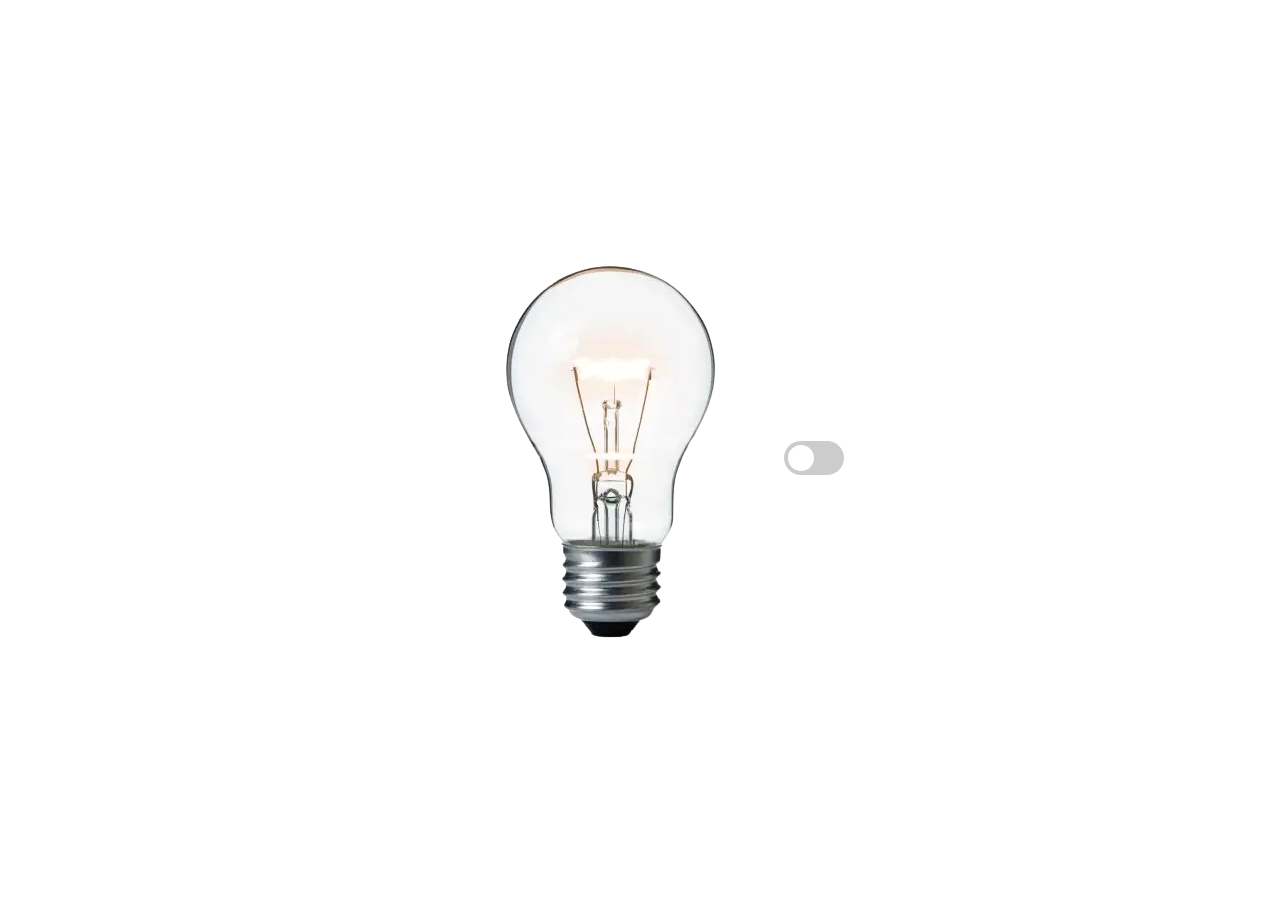
<file: Acender Luz/index.html>
<!DOCTYPE html>
<html lang="en">
<head>
    <meta charset="UTF-8">
    <meta name="viewport" content="width=device-width, initial-scale=1.0">
    <script src="script.js" defer></script>
    <link rel="stylesheet" href="style.css">
    <title>On/Off</title>
    <style>
        body {
            transition: background-color 0.5s;
        }

        .dark-mode {
            background-color: #333;
            color: #fff;
        }
    </style>
</head>
<body>
    <h1><img id="lampada" src="Imagens/istockphoto-185099361-170667a__1_-removebg-preview.png"></h1>
    <label class="switch">
        <input id="modeToggle" type="checkbox">
        <span class="slider round"></span>
    </label>
</body>
</html>
</file>
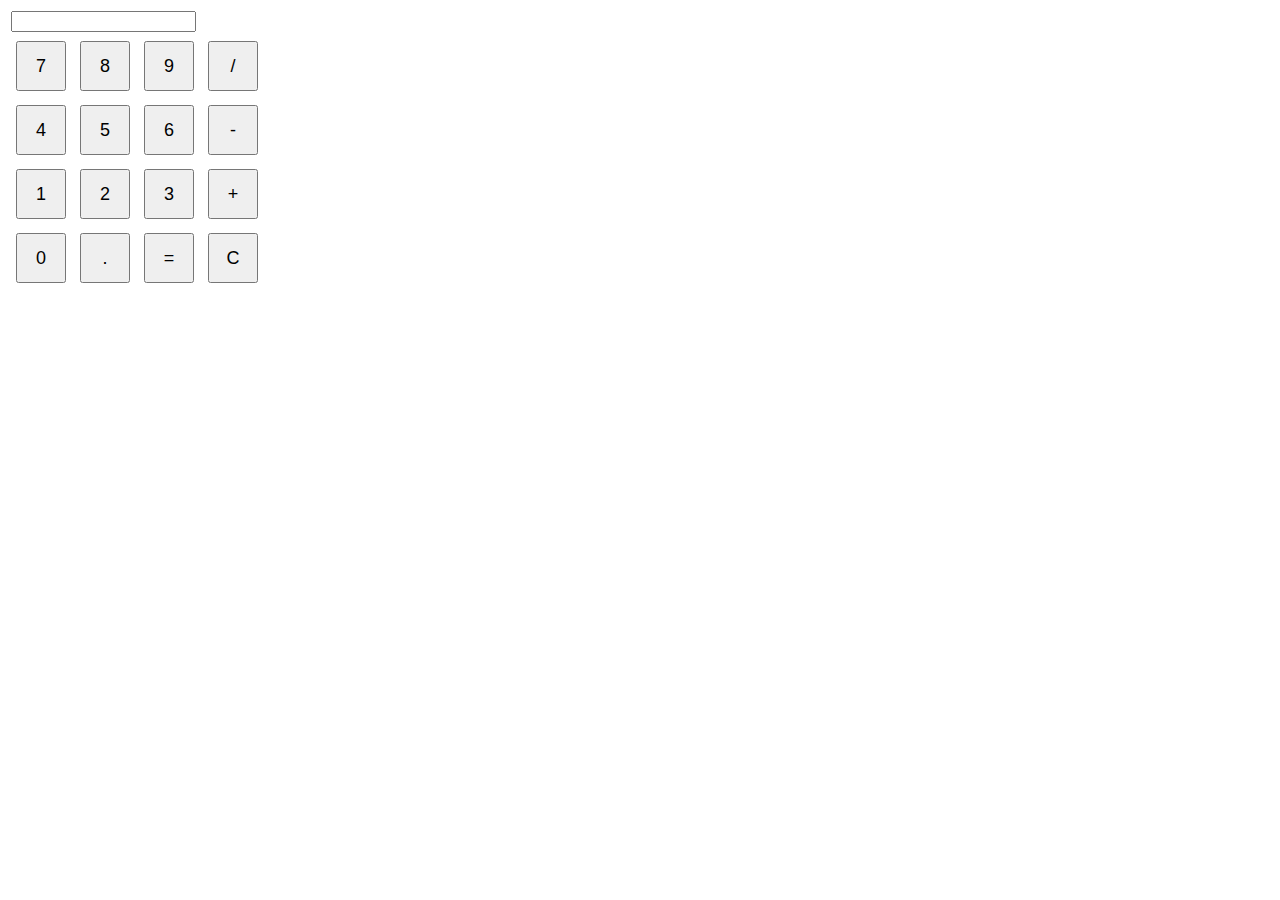
<file: CalculadoraJS/index.html>
<!DOCTYPE html>
<html lang="ptBR">
<head>
  <meta charset="UTF-8">
  <meta name="viewport" content="width=device-width, initial-scale=1.0">
  <script src="script.js" defer></script>
  <title>Calculadora JS</title>
  <style>
    input[type="button"] {
        width: 50px;
        height: 50px;
        font-size: 18px;
        margin: 5px;
    }
  </style>
</head>
<body>

  <table>
    <tr>
      <td colspan="4"><input type="text" id="display" readonly></td>
    </tr>
    <tr>
      <td><input type="button" value="7" onclick="clickButtons('7')"></td>
      <td><input type="button" value="8" onclick="clickButtons('8')"></td>
      <td><input type="button" value="9" onclick="clickButtons('9')"></td>
      <td><input type="button" value="/" onclick="clickButtons('/')"></td>
    </tr>
    <tr>
      <td><input type="button" value="4" onclick="clickButtons('4')"></td>
      <td><input type="button" value="5" onclick="clickButtons('5')"></td>
      <td><input type="button" value="6" onclick="clickButtons('6')"></td>
      <td><input type="button" value="-" onclick="clickButtons('-')"></td>
    </tr>
    <tr>
      <td><input type="button" value="1" onclick="clickButtons('1')"></td>
      <td><input type="button" value="2" onclick="clickButtons('2')"></td>
      <td><input type="button" value="3" onclick="clickButtons('3')"></td>
      <td><input type="button" value="+" onclick="clickButtons('+')"></td>
    </tr>
    <tr>
      <td><input type="button" value="0" onclick="clickButtons('0')"></td>
      <td><input type="button" value="." onclick="clickButtons('.')"></td>
      <td><input type="button" value="=" onclick="calculate()"></td>
      <td><input type="button" value="C" onclick="limparDisplay()"></td>
    </tr>
  </table>

</body>
</html>
</file>
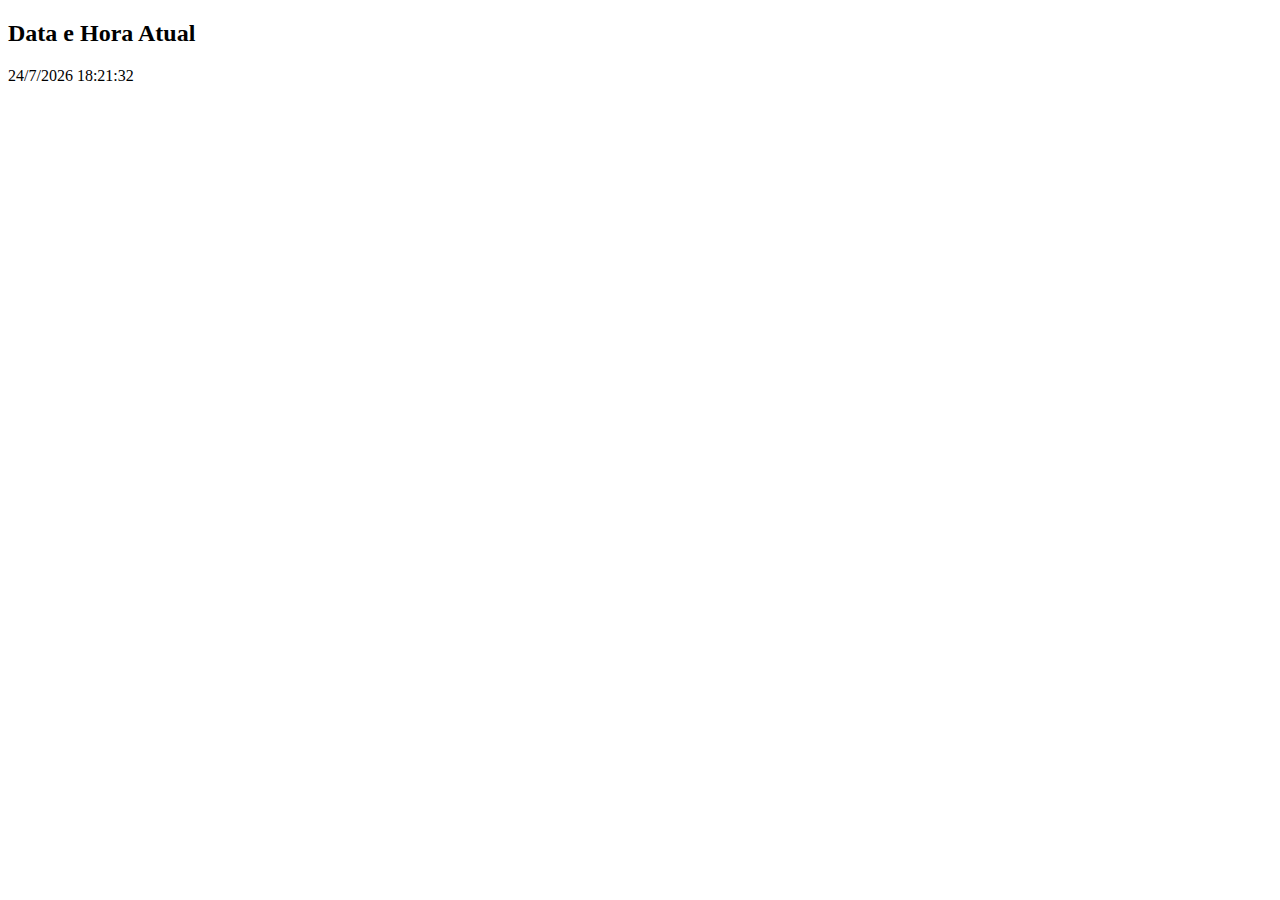
<file: Data e Hora Atual/index.html>
<!DOCTYPE html>
<html lang="en">
<head>
    <meta charset="UTF-8">
    <meta name="viewport" content="widht=device-widht, initial-scale=1.0">
    <script type = "text/javascript" src="script.js" defer></script>
    <title>Data e Hora</title>
</head>
<body>
    <h2>Data e Hora Atual</h2>
    <div id ="currDateTime"></div>
</body>
</html>
</file>
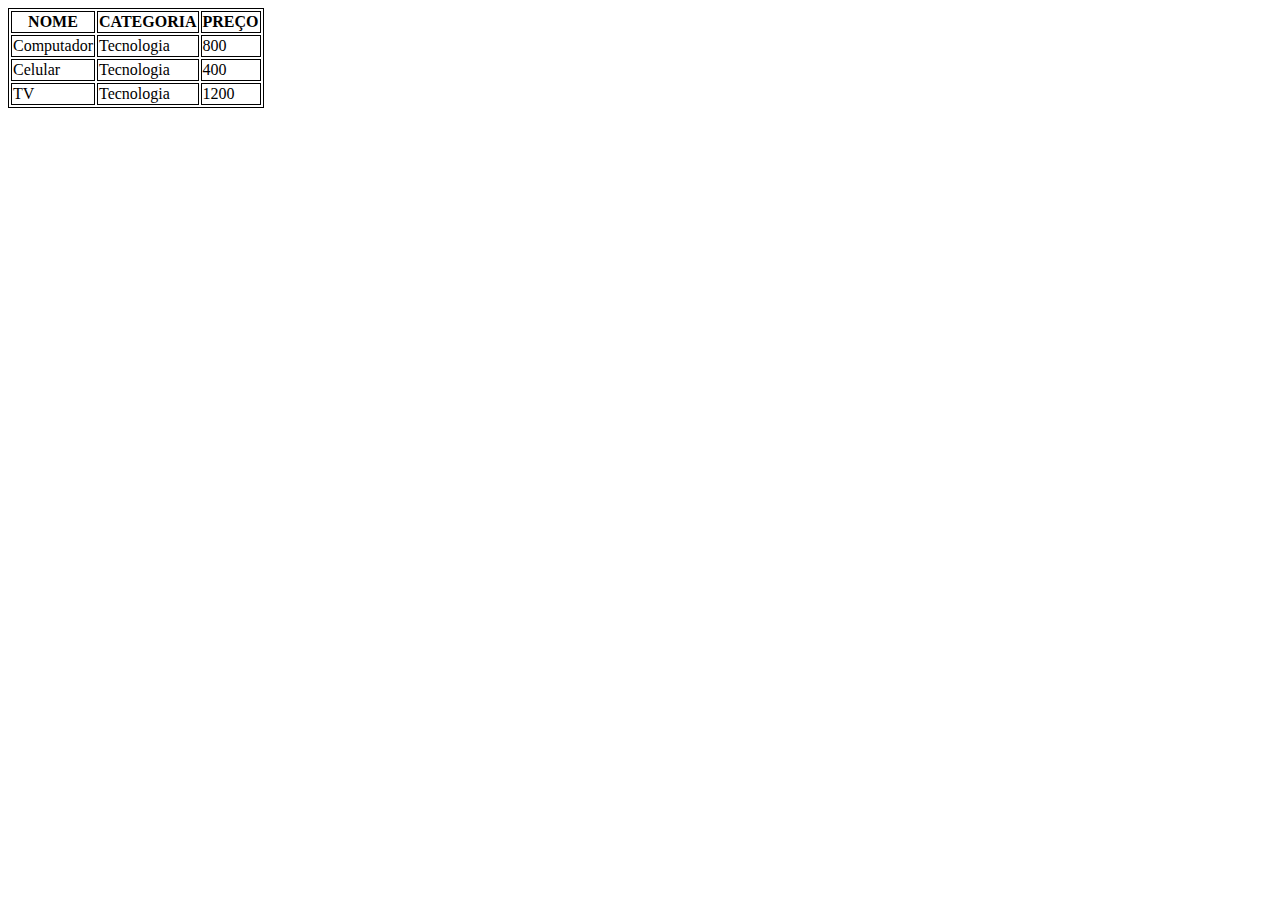
<file: ListaProdutos/index.html>
<!DOCTYPE html>
<html lang="en">
<head>
    <style>
        table, th, td {
          border:1px solid black;
        }
    </style>
    <meta charset="UTF-8">
    <meta name="viewport" content="widht=device-widht, initial-scale=1.0">
    <script type = "text/javascript" src="script.js" defer></script>
    <title>Lista de Produtos</title>
</head>
<body>
    
<table id="produtoLista">
    <tr>
      <th>NOME</th>
      <th>CATEGORIA</th>
      <th>PREÇO</th>
    </tr>
  </table>
</body>
</html>
</file>
<file: Acender Luz/style.css>
body {
    display: flex;
    justify-content: center;
    align-items: center;
    min-height: 100vh;
    transition: background-color 0.5s;
}

.dark-mode {
    background-color: #333;
    color: #fff;
}

h1 {
    text-align: center;
}

.switch {
    position: relative;
    display: inline-block;
    width: 60px;
    height: 34px;
    margin-left: 10px;
}

.switch {
    position: relative;
    display: inline-block;
    width: 60px;
    height: 34px;
}

.switch input {
    opacity: 0;
    width: 0;
    height: 0;
}

.slider {
    position: absolute;
    cursor: pointer;
    top: 0;
    left: 0;
    right: 0;
    bottom: 0;
    background-color: #ccc;
    -webkit-transition: .4s;
    transition: .4s;
    border-radius: 34px;
}

.slider:before {
    position: absolute;
    content: "";
    height: 26px;
    width: 26px;
    left: 4px;
    bottom: 4px;
    background-color: white;
    -webkit-transition: .4s;
    transition: .4s;
    border-radius: 50%;
}

input:checked + .slider {
    background-color: #2196F3;
}

input:focus + .slider {
    box-shadow: 0 0 1px #2196F3;
}

input:checked + .slider:before {
    -webkit-transform: translateX(26px);
    -ms-transform: translateX(26px);
    transform: translateX(26px);
}
</file>
